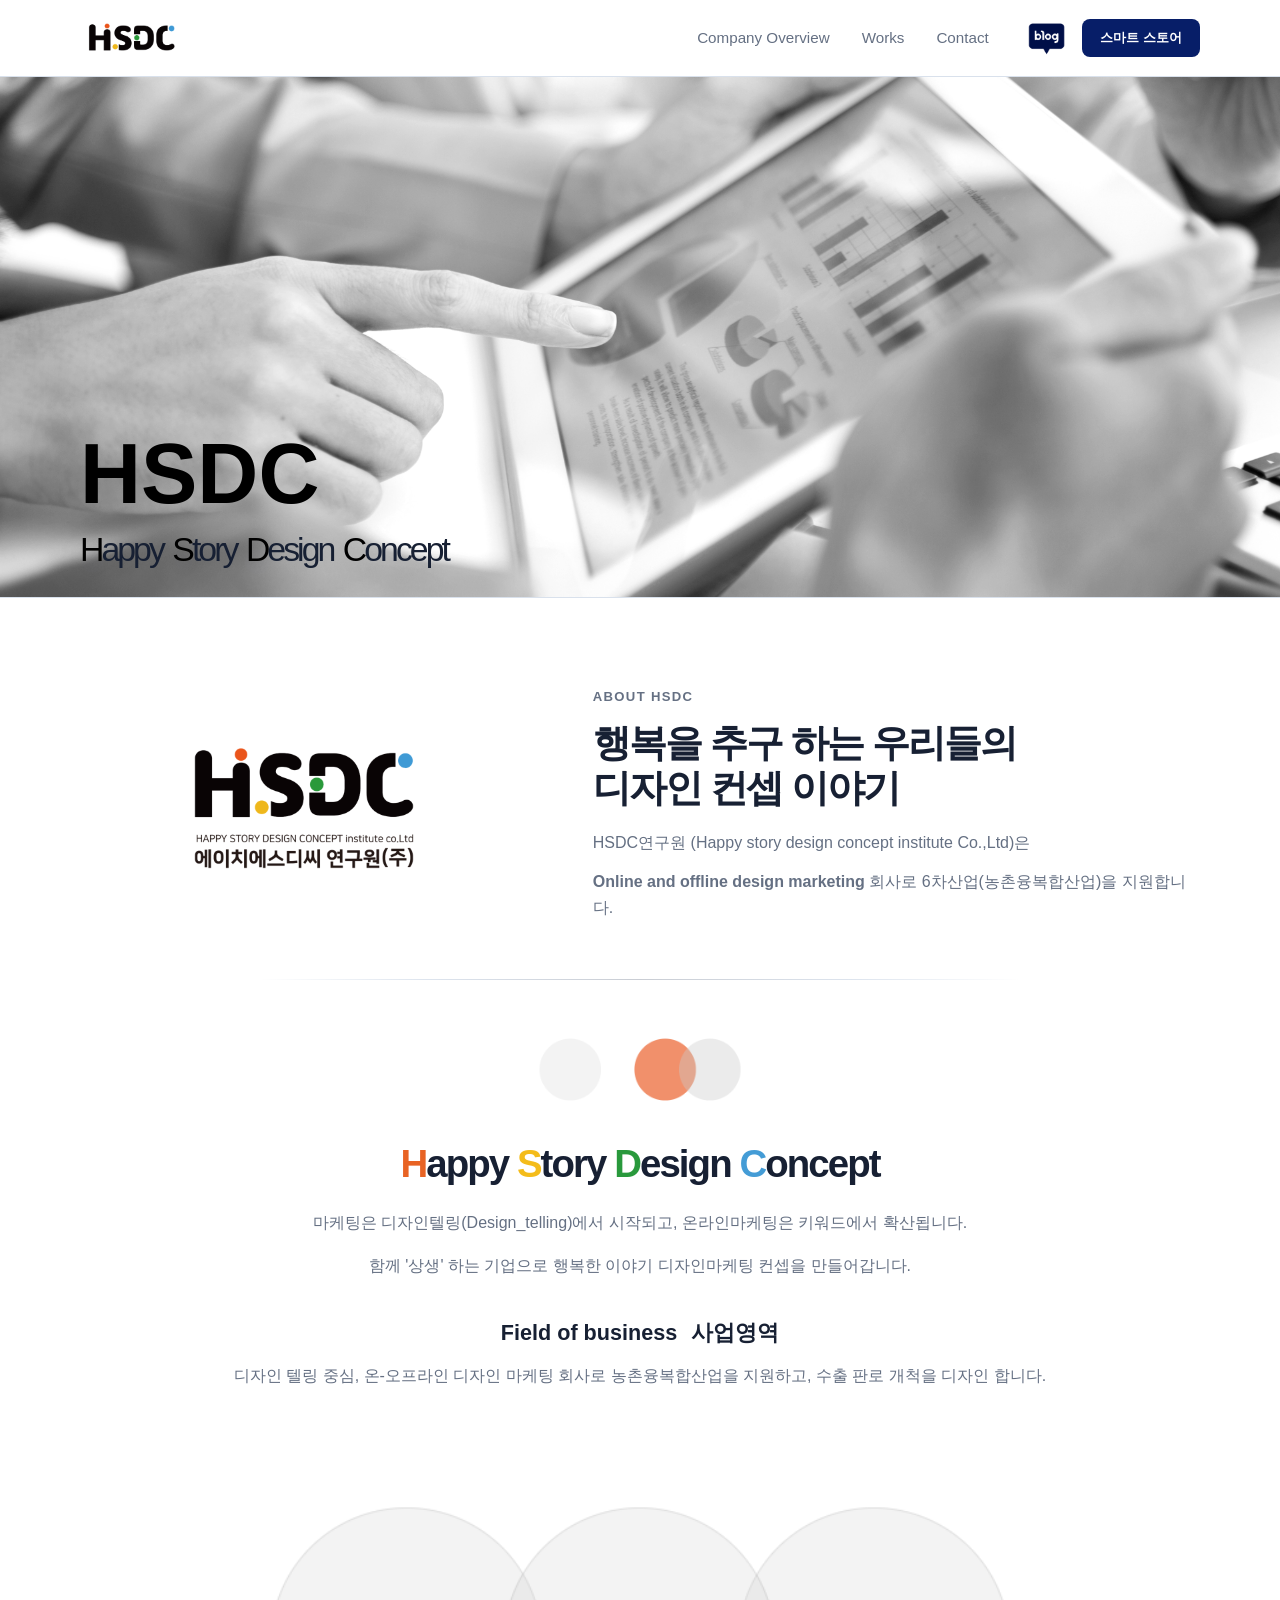
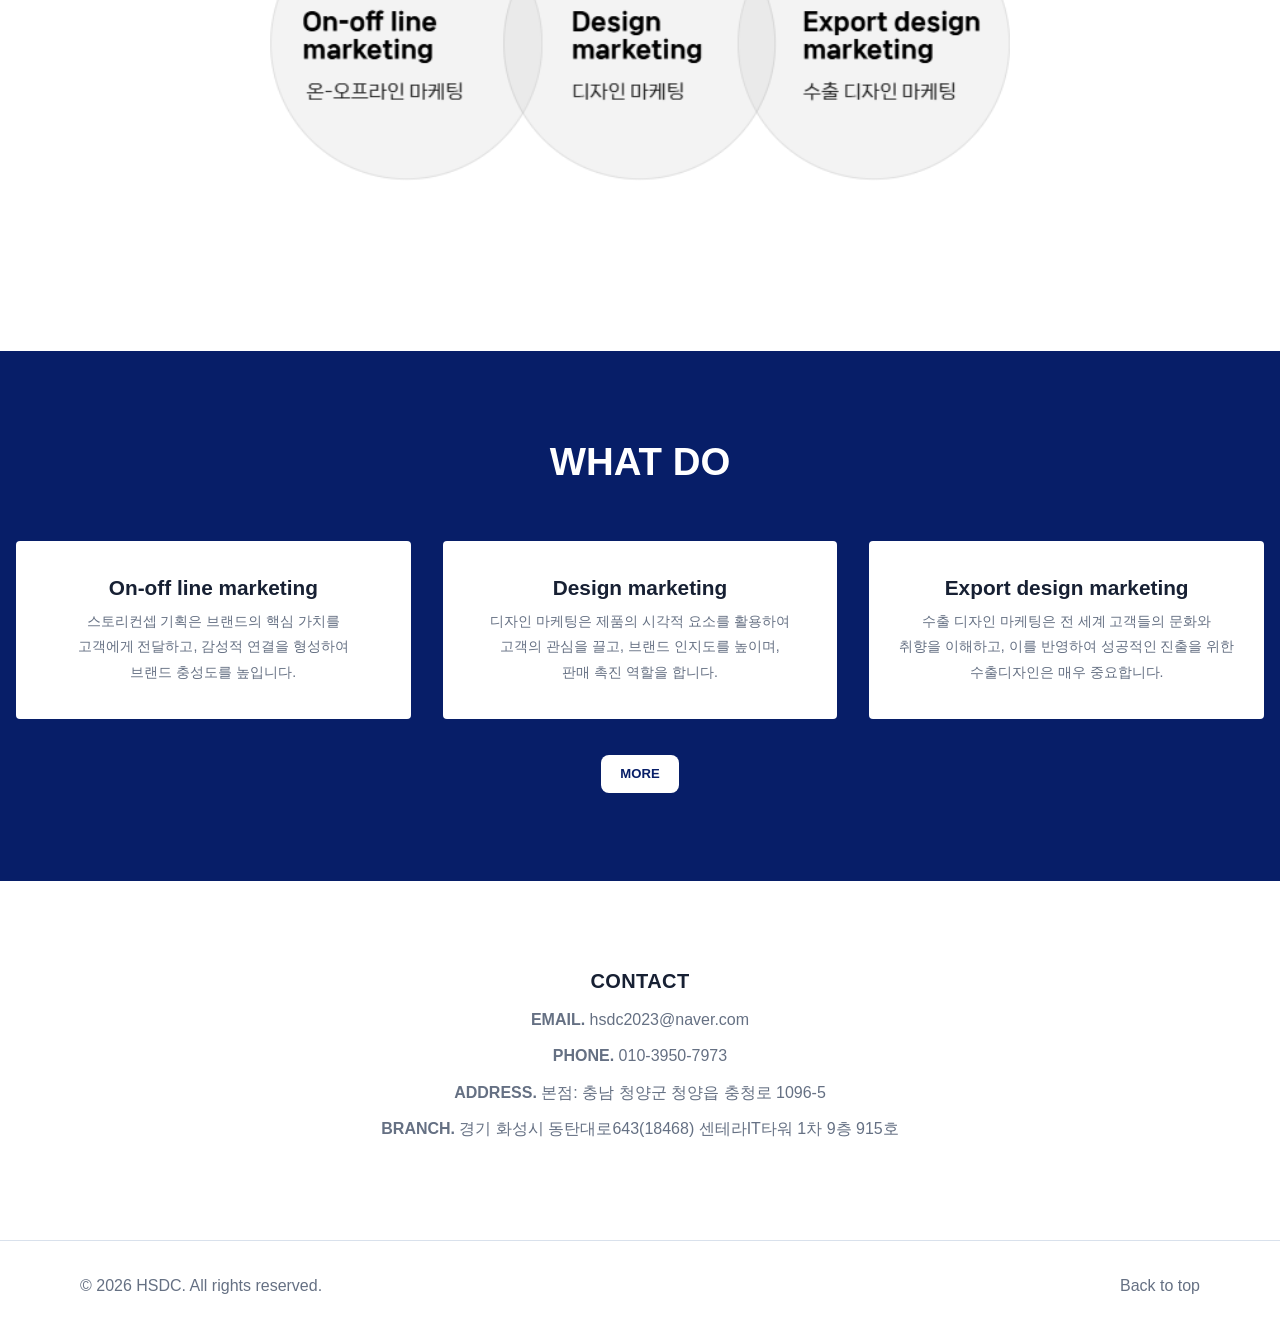
<file: index.html>
<!DOCTYPE html>
<html lang="ko">
<head>
  <meta charset="UTF-8" />
  <meta name="viewport" content="width=device-width, initial-scale=1.0" />

  <title>HSDC</title>
  <meta name="google-site-verification" content="-ke8DNXchnZP0x8FrmABA7c9T0kBPwy4GXIFE7nhZwI" />
  <meta name="naver-site-verification" content="5a2f11ee7fa8b3d2de1b27ce23b8dfd067b94fc2" />
  <meta name="description" content="HSDC 공식 소개 페이지입니다." />
  
  <meta property="og:type" content="website" />
  <meta property="og:site_name" content="HSDC" />
  <meta property="og:title" content="HSDC" />
  <meta property="og:description" content="HSDC 공식 소개 페이지입니다." />
  <meta property="og:url" content="https://hsdc2023.com/" />
  <meta property="og:image" content="https://hsdc2023.com/images/로고.png" />

  <link rel="stylesheet" href="./css/base.css" />
  <link rel="stylesheet" href="./css/layout.css" />
  <link rel="stylesheet" href="./css/home.css" />
  <link rel="stylesheet" href="./css/responsive.css" />
  <script src="./js/main.js" defer></script>
</head>

<body>
  <div data-site-header></div>

  <main>
    <section class="hero">
      <div class="container">
        <h1 class="hero-title" data-hero-title>
          <span class="hero-abbreviation" aria-label="HSDC">
            <span class="letter-h">H</span><span class="letter-s">S</span><span class="letter-d">D</span><span class="letter-c">C</span>
          </span>
          <span class="hero-phrase">
            <span class="hero-word"><span class="hero-initial letter-h">H</span>appy</span>
            <span class="hero-word"><span class="hero-initial letter-s">S</span>tory</span>
            <span class="hero-word"><span class="hero-initial letter-d">D</span>esign</span>
            <span class="hero-word"><span class="hero-initial letter-c">C</span>oncept</span>
          </span>
        </h1>
      </div>
    </section>

    <section class="section intro-section">
      <div class="container about-content">
        <div class="about-intro">
          <div class="about-logo-wrap">
            <img class="about-logo" src="./images/로고.png" alt="HSDC 연구원 로고" loading="lazy" />
          </div>

          <div class="about-copy">
            <p class="section-label">About HSDC</p>
            <h2>행복을 추구 하는 우리들의<br />디자인 컨셉 이야기</h2>
            <p>
              HSDC연구원 (Happy story design concept institute Co.,Ltd)은
            </p>
            <p>
              <strong>Online and offline design marketing</strong> 회사로
              6차산업(농촌융복합산업)을 지원합니다.
            </p>
          </div>
        </div>

        <div class="about-divider" aria-hidden="true"></div>

        <div class="about-detail">
          <img class="about-decoration" src="./images/장식1.png" alt="" loading="lazy" />

          <h2 class="about-concept-title">
            <span class="letter-h">H</span>appy
            <span class="letter-s">S</span>tory
            <span class="letter-d">D</span>esign
            <span class="letter-c">C</span>oncept
          </h2>

          <p>
            마케팅은 디자인텔링(Design_telling)에서 시작되고, 온라인마케팅은 키워드에서 확산됩니다.
          </p>
          <p>
            함께 '상생' 하는 기업으로 행복한 이야기 디자인마케팅 컨셉을 만들어갑니다.
          </p>

          <p class="business-heading">
            Field of business <span>사업영역</span>
          </p>
          <p>
            디자인 텔링 중심, 온-오프라인 디자인 마케팅 회사로 농촌융복합산업을 지원하고,
            수출 판로 개척을 디자인 합니다.
          </p>

          <img class="business-image" src="./images/사업영역.png" alt="HSDC 사업영역" loading="lazy" />
        </div>
      </div>
    </section>

    <section class="section feature-section">
      <div class="container feature-container">
        <h2 class="feature-title">WHAT DO</h2>

        <div class="card-grid">
          <article class="feature-card">
            <h3>On-off line marketing</h3>
            <p>
              스토리컨셉 기획은 브랜드의 핵심 가치를<br />
              고객에게 전달하고, 감성적 연결을 형성하여<br />
              브랜드 충성도를 높입니다.
            </p>
          </article>

          <article class="feature-card">
            <h3>Design marketing</h3>
            <p>
              디자인 마케팅은 제품의 시각적 요소를 활용하여<br />
              고객의 관심을 끌고, 브랜드 인지도를 높이며,<br />
              판매 촉진 역할을 합니다.
            </p>
          </article>

          <article class="feature-card">
            <h3>Export design marketing</h3>
            <p>
              수출 디자인 마케팅은 전 세계 고객들의 문화와<br />
              취향을 이해하고, 이를 반영하여 성공적인 진출을 위한<br />
              수출디자인은 매우 중요합니다.
            </p>
          </article>
        </div>

        <div class="feature-more">
          <a class="feature-more-button" href="./about/">MORE</a>
        </div>
      </div>
    </section>

    <section class="section contact-preview">
      <div class="container contact-inner">
        <h2 class="contact-title">CONTACT</h2>

        <div>
          <p>
            <strong>EMAIL.</strong>
            hsdc2023@naver.com
          </p>
          <p>
            <strong>PHONE.</strong>
            010-3950-7973
          </p>
          <p>
            <strong>ADDRESS.</strong>
            본점: 충남 청양군 청양읍 충청로 1096-5
          </p>
          <p>
            <strong>BRANCH.</strong>
            경기 화성시 동탄대로643(18468) 센테라IT타워 1차 9층 915호
          </p>
        </div>
      </div>
    </section>
  </main>

  <div data-site-footer></div>
</body>
</html>
</file>
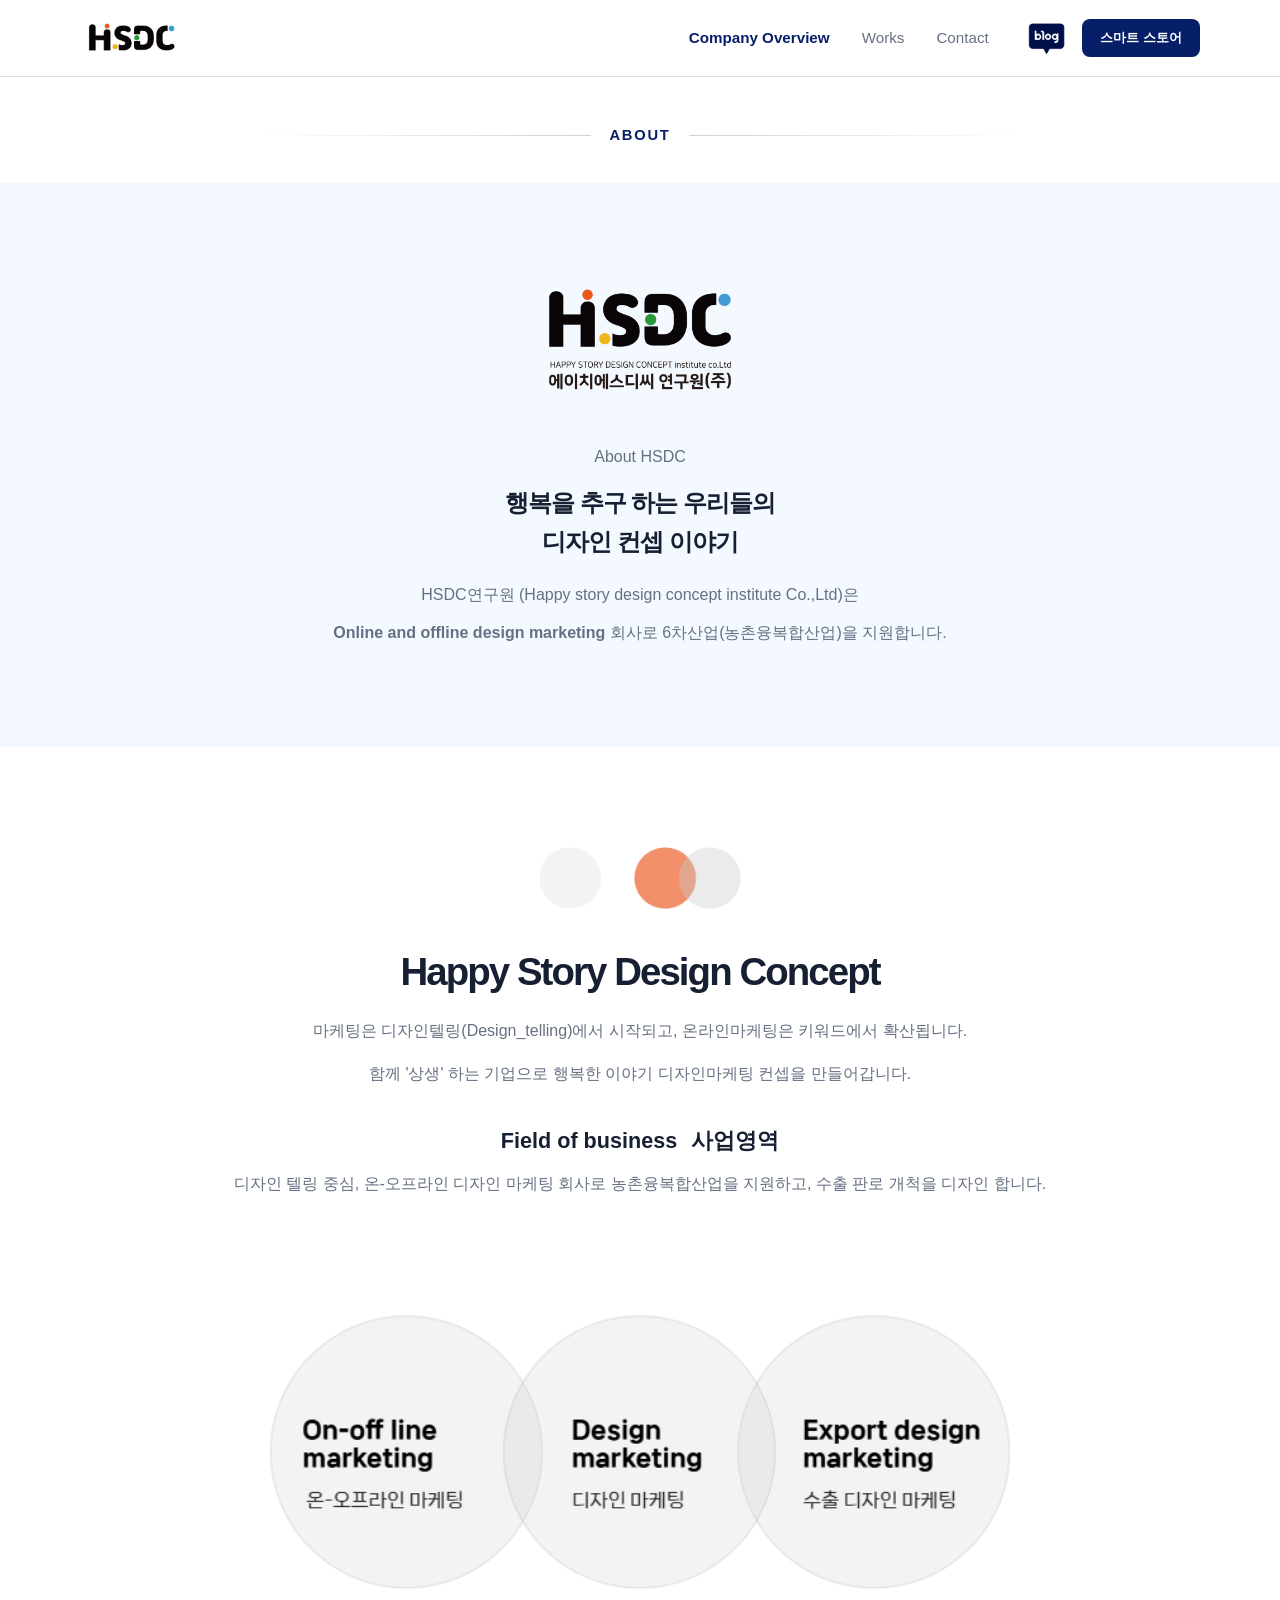
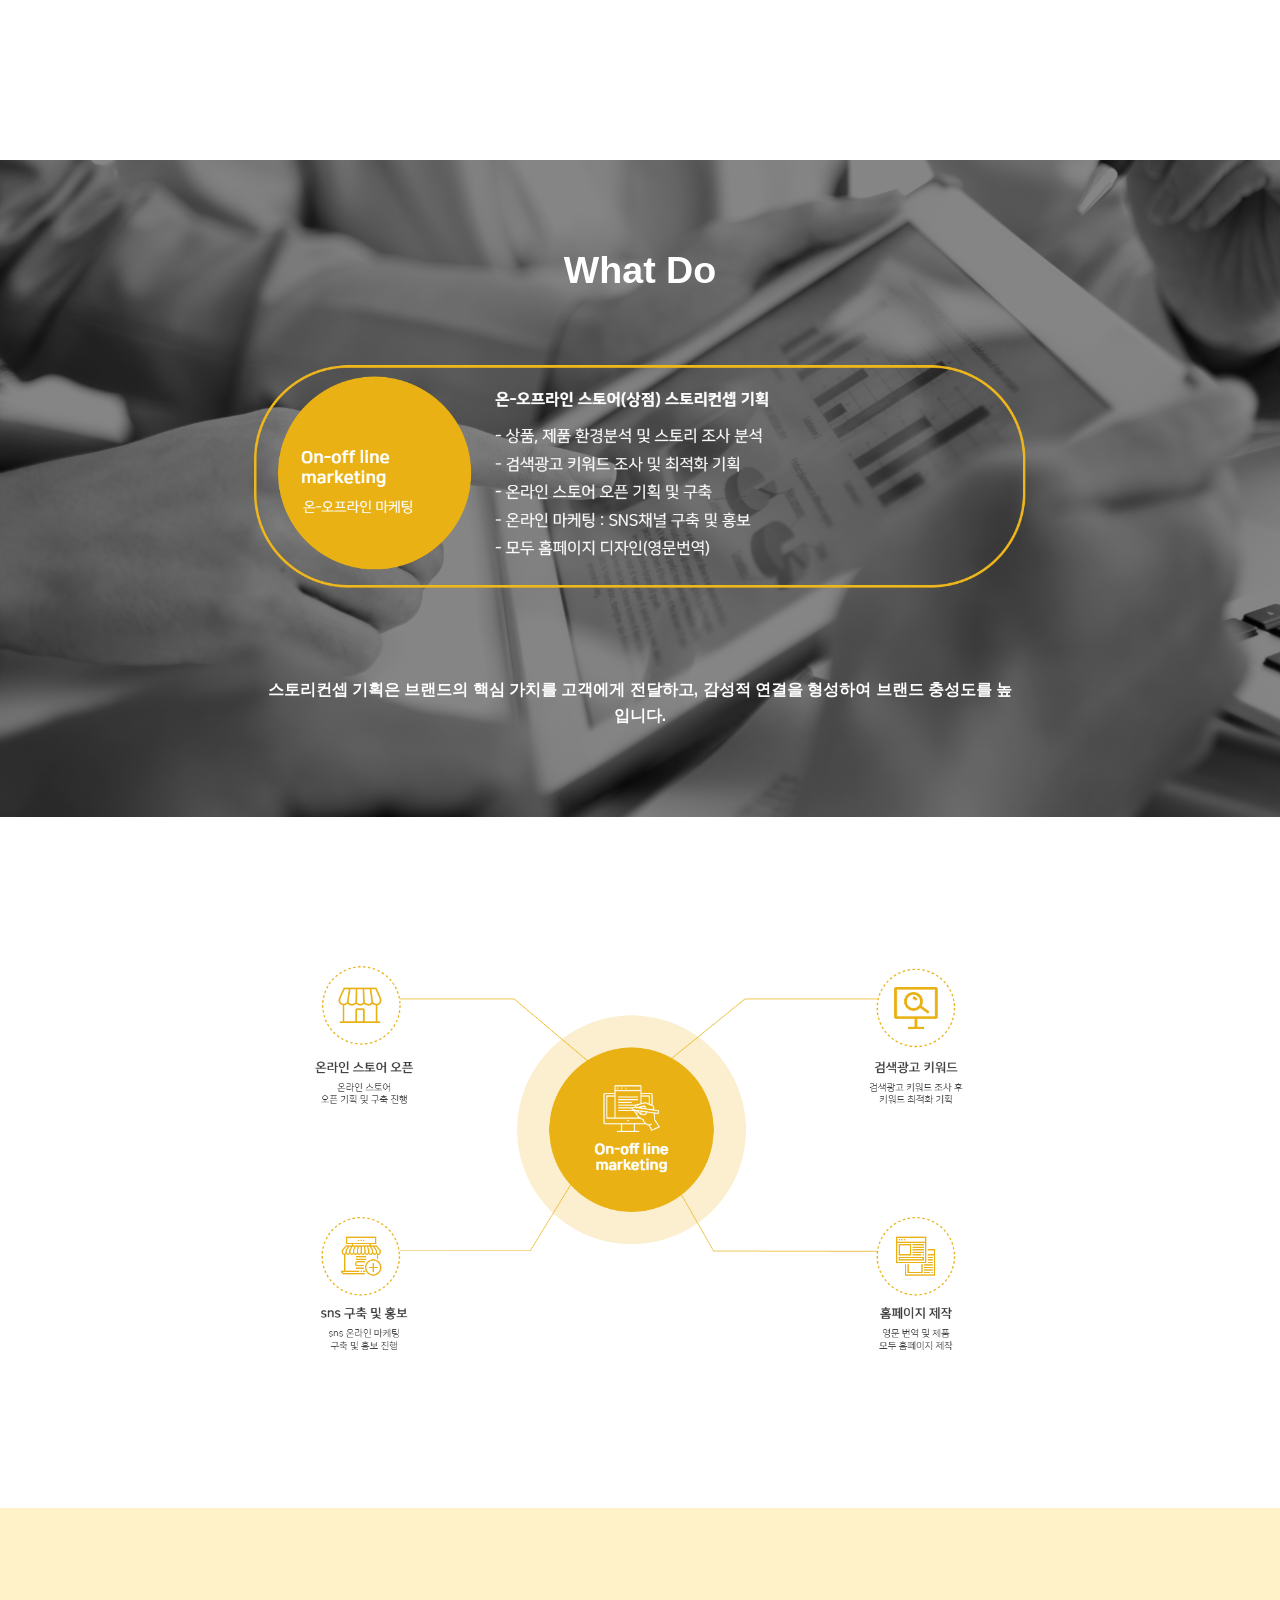
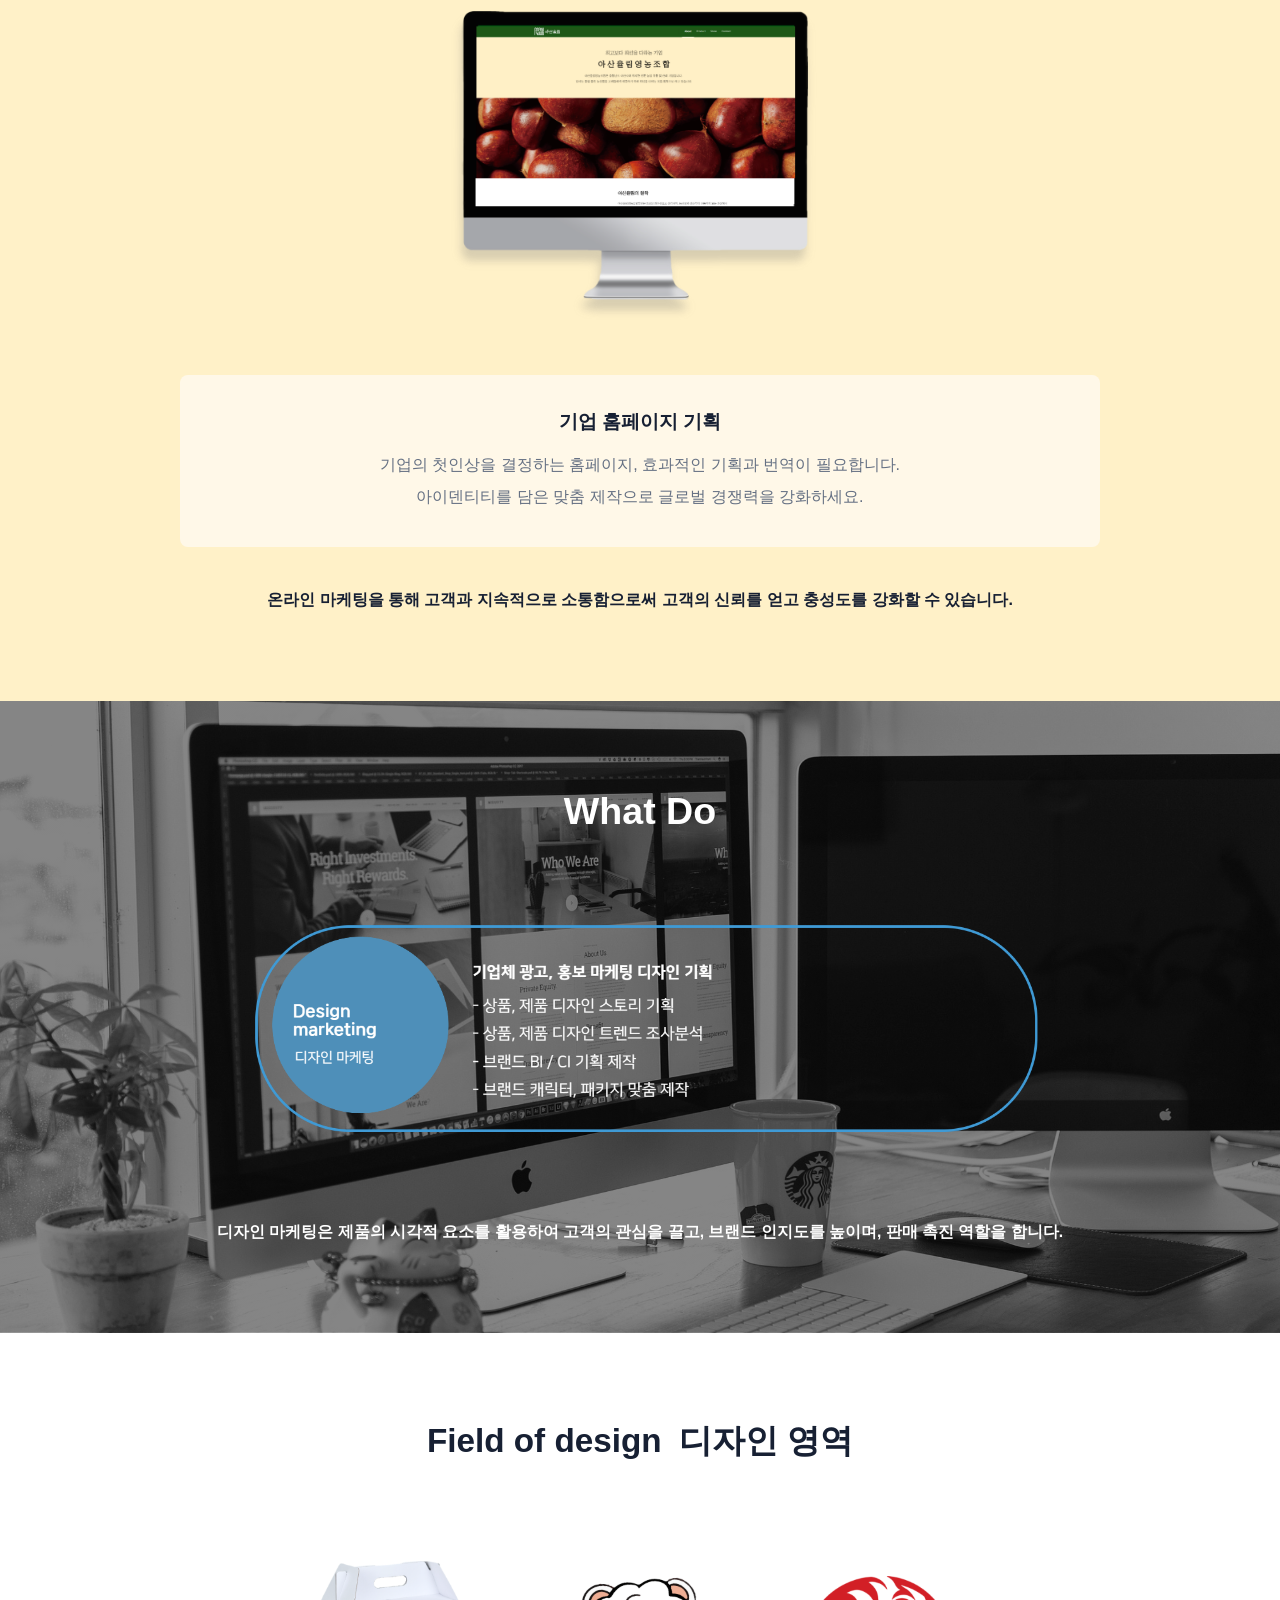
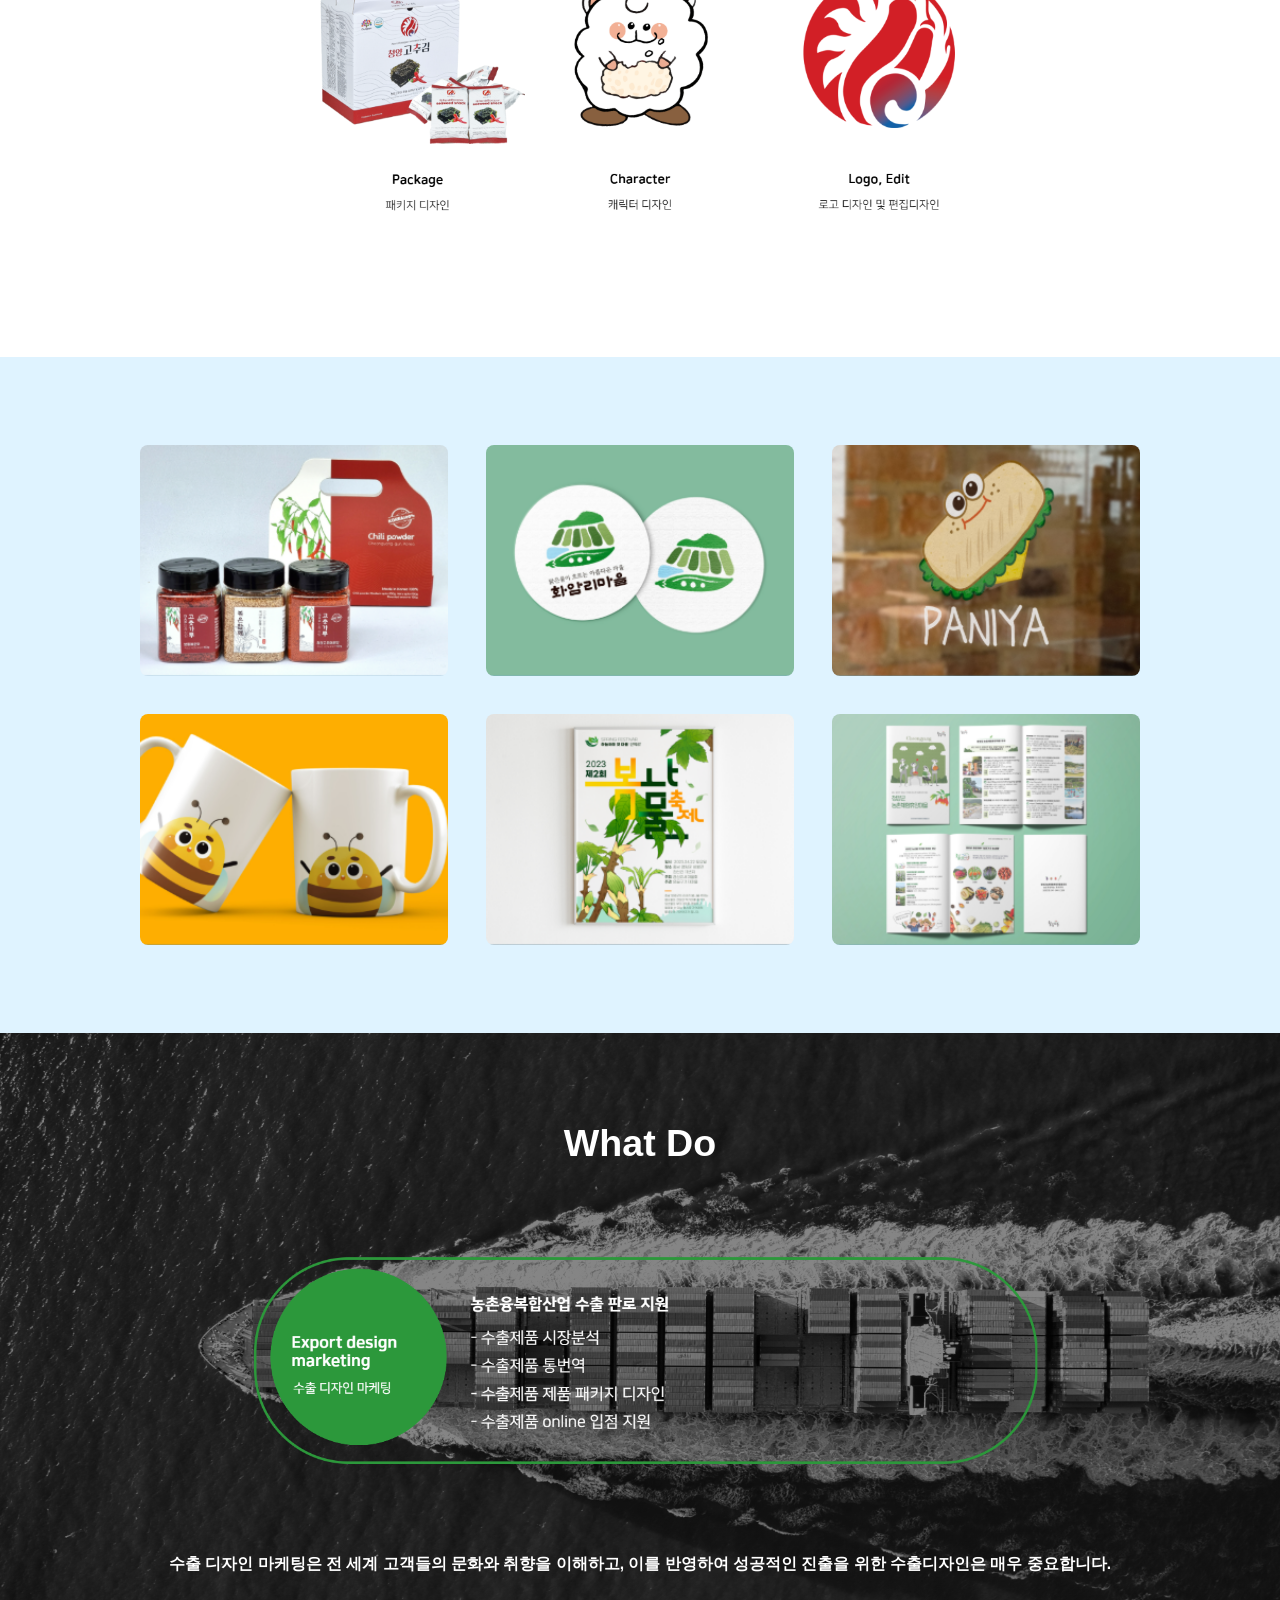
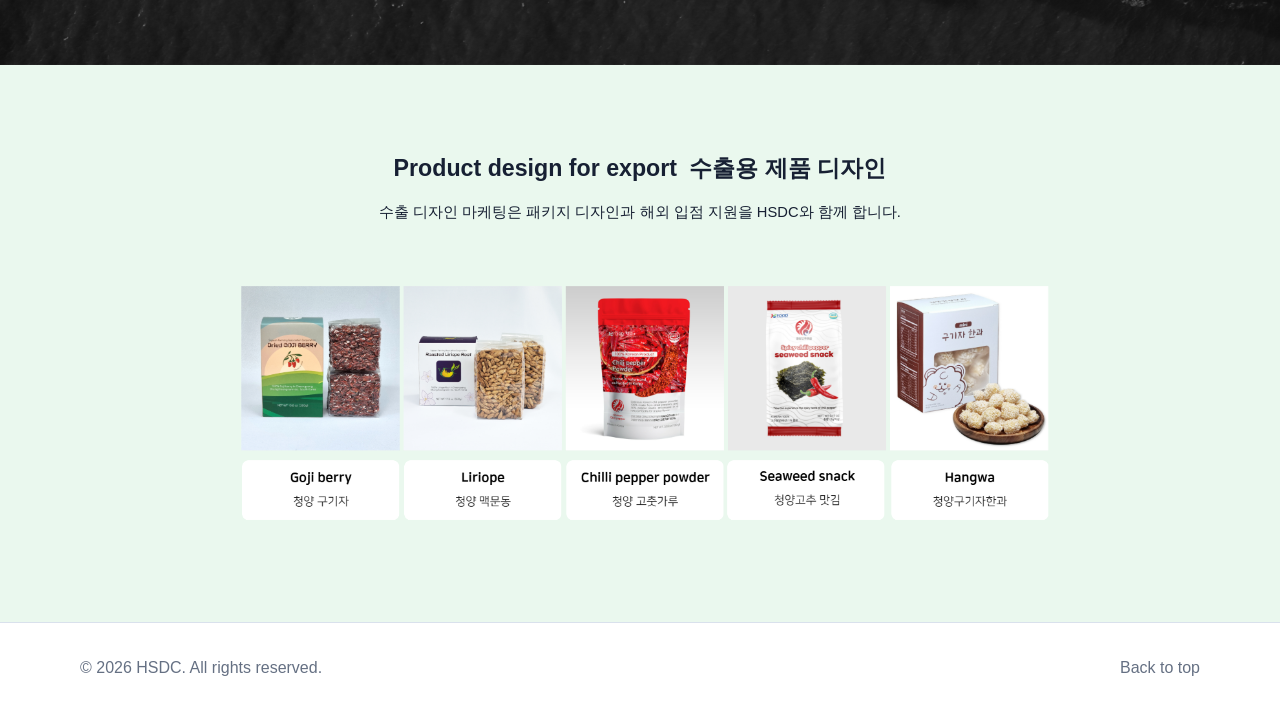
<file: about/index.html>
<!DOCTYPE html>
<html lang="ko">
<head>
  <meta charset="UTF-8" />
  <meta name="viewport" content="width=device-width, initial-scale=1.0" />

  <title>Company Overview | HSDC</title>
  <meta name="description" content="HSDC 회사 소개 페이지입니다." />

  <link rel="stylesheet" href="../css/base.css" />
  <link rel="stylesheet" href="../css/layout.css" />
  <link rel="stylesheet" href="../css/about.css" />
  <link rel="stylesheet" href="../css/responsive.css" />
  <script src="../js/main.js" defer></script>
</head>

<body>
  <div data-site-header></div>

  <main>
    <div class="page-title-line">
      <span>ABOUT</span>
    </div>

    <section class="section about-page-intro">
      <div class="container about-page-intro-inner">
        <div class="about-logo-wrap">
          <img class="about-logo" src="../images/로고.png" alt="HSDC 연구원 로고" loading="lazy" />
        </div>

        <div class="about-copy">
          <p class="section-label">About HSDC</p>
          <h1>행복을 추구 하는 우리들의<br />디자인 컨셉 이야기</h1>
          <p>
            HSDC연구원 (Happy story design concept institute Co.,Ltd)은
          </p>
          <p>
            <strong>Online and offline design marketing</strong> 회사로
            6차산업(농촌융복합산업)을 지원합니다.
          </p>
        </div>
      </div>
    </section>

    <section class="section about-page-detail">
      <div class="container about-detail">
        <img class="about-decoration" src="../images/장식1.png" alt="" loading="lazy" />

        <h2 class="about-concept-title">
          <span class="letter-h">H</span>appy
          <span class="letter-s">S</span>tory
          <span class="letter-d">D</span>esign
          <span class="letter-c">C</span>oncept
        </h2>

        <p>
          마케팅은 디자인텔링(Design_telling)에서 시작되고, 온라인마케팅은 키워드에서 확산됩니다.
        </p>
        <p>
          함께 '상생' 하는 기업으로 행복한 이야기 디자인마케팅 컨셉을 만들어갑니다.
        </p>

        <p class="business-heading">
          Field of business <span>사업영역</span>
        </p>
        <p>
          디자인 텔링 중심, 온-오프라인 디자인 마케팅 회사로 농촌융복합산업을 지원하고,
          수출 판로 개척을 디자인 합니다.
        </p>

        <img class="business-image" src="../images/사업영역.png" alt="HSDC 사업영역" loading="lazy" />
      </div>
    </section>

    <section class="section about-whatdo-section">
      <div class="container about-whatdo-inner">
        <h2>What Do</h2>
        <img src="../images/WHAT DO 1.png" alt="On-off line marketing" loading="lazy" />
        <p>
          스토리컨셉 기획은 브랜드의 핵심 가치를 고객에게 전달하고, 감성적 연결을 형성하여 브랜드 충성도를 높입니다.
        </p>
      </div>
    </section>

    <section class="section about-whatdo-image-section">
      <div class="container">
        <img src="../images/WHAT DO 4.png" alt="Design marketing" loading="lazy" />
      </div>
    </section>

    <section class="section about-homepage-section">
      <div class="container about-homepage-inner">
        <img src="../images/WHAT DO 8.png" alt="기업 홈페이지 예시" loading="lazy" />

        <div class="about-homepage-copy">
          <h2>기업 홈페이지 기획</h2>
          <p>
            기업의 첫인상을 결정하는 홈페이지, 효과적인 기획과 번역이 필요합니다.
          </p>
          <p>
            아이덴티티를 담은 맞춤 제작으로 글로벌 경쟁력을 강화하세요.
          </p>
        </div>

        <p class="about-homepage-note">
          온라인 마케팅을 통해 고객과 지속적으로 소통함으로써 고객의 신뢰를 얻고 충성도를 강화할 수 있습니다.
        </p>
      </div>
    </section>

    <section class="section about-whatdo-section about-whatdo-design-section">
      <div class="container about-whatdo-inner">
        <h2>What Do</h2>
        <img src="../images/WHAT DO 2.png" alt="Design marketing" loading="lazy" />
        <p>
          디자인 마케팅은 제품의 시각적 요소를 활용하여 고객의 관심을 끌고, 브랜드 인지도를 높이며, 판매 촉진 역할을 합니다.
        </p>
      </div>
    </section>

    <section class="section about-design-field-section">
      <div class="container about-design-field-inner">
        <h2>Field of design <span>디자인 영역</span></h2>
        <img src="../images/WHAT DO 5.png" alt="디자인 영역" loading="lazy" />
      </div>
    </section>

    <section class="section works-preview">
      <div class="container works-preview-inner">
        <div class="works-grid">
          <img src="../images/작업1.png" alt="HSDC 작업 이미지 1" loading="lazy" />
          <img src="../images/작업2.png" alt="HSDC 작업 이미지 2" loading="lazy" />
          <img src="../images/작업3.png" alt="HSDC 작업 이미지 3" loading="lazy" />
          <img src="../images/작업4.png" alt="HSDC 작업 이미지 4" loading="lazy" />
          <img src="../images/작업5.png" alt="HSDC 작업 이미지 5" loading="lazy" />
          <img src="../images/작업6.png" alt="HSDC 작업 이미지 6" loading="lazy" />
        </div>
      </div>
    </section>

    <section class="section about-whatdo-section about-whatdo-export-section">
      <div class="container about-whatdo-inner">
        <h2>What Do</h2>
        <img src="../images/WHAT DO 3.png" alt="Export design marketing" loading="lazy" />
        <p>
          수출 디자인 마케팅은 전 세계 고객들의 문화와 취향을 이해하고, 이를 반영하여 성공적인 진출을 위한 수출디자인은 매우 중요합니다.
        </p>
      </div>
    </section>

    <section class="section about-product-export-section">
      <div class="container about-product-export-inner">
        <div class="about-product-export-copy">
          <h2>Product design for export <span>수출용 제품 디자인</span></h2>
          <p>
            수출 디자인 마케팅은 패키지 디자인과 해외 입점 지원을 HSDC와 함께 합니다.
          </p>
        </div>

        <img src="../images/WHAT DO 6.png" alt="수출용 제품 디자인" loading="lazy" />
      </div>
    </section>
  </main>

  <div data-site-footer></div>
</body>
</html>
</file>
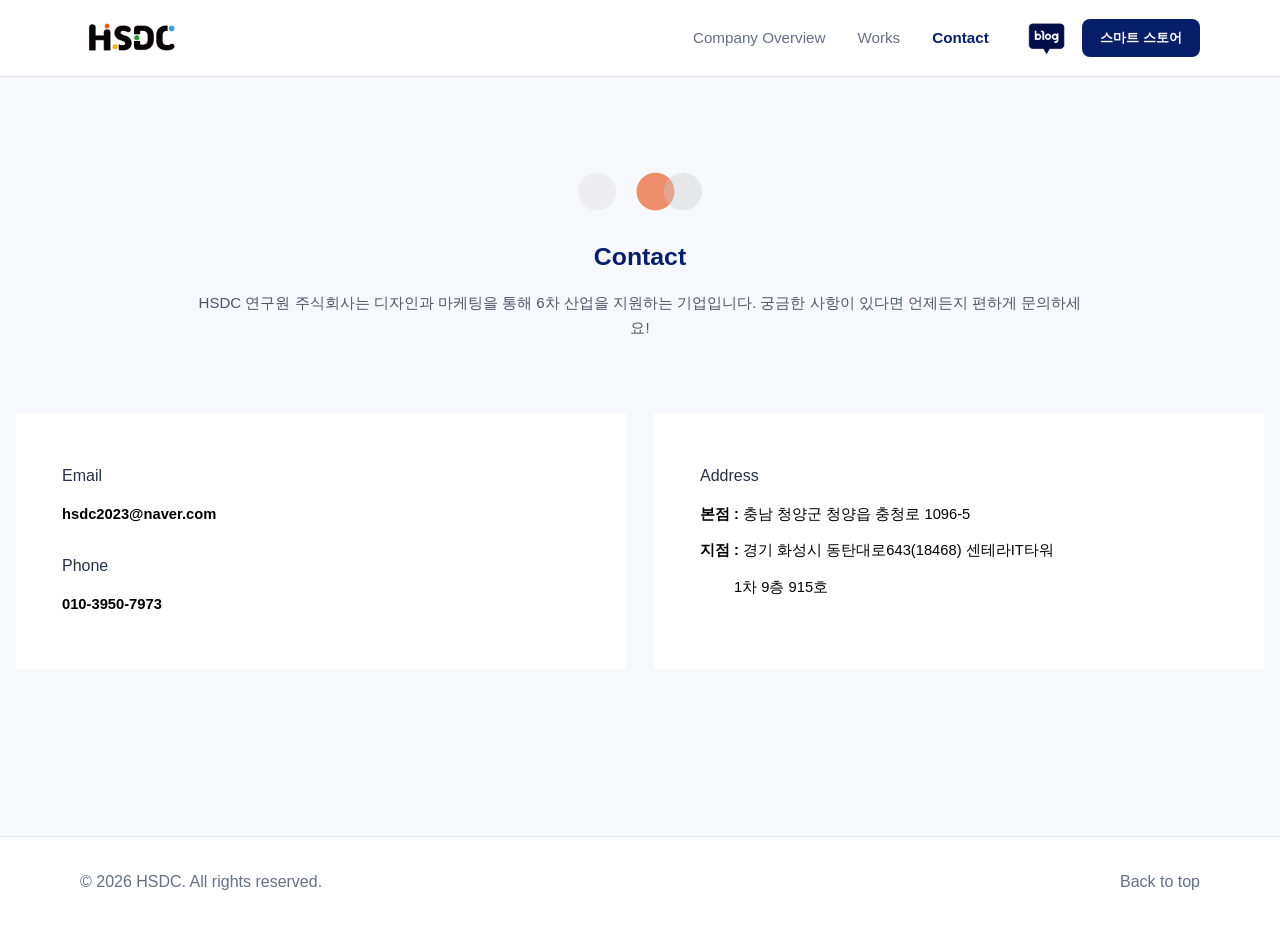
<file: contact/index.html>
<!DOCTYPE html>
<html lang="ko">
<head>
  <meta charset="UTF-8" />
  <meta name="viewport" content="width=device-width, initial-scale=1.0" />

  <title>Contact | HSDC</title>
  <meta name="description" content="HSDC 문의 안내 페이지입니다." />

  <link rel="stylesheet" href="../css/base.css" />
  <link rel="stylesheet" href="../css/layout.css" />
  <link rel="stylesheet" href="../css/contact.css" />
  <link rel="stylesheet" href="../css/responsive.css" />
  <script src="../js/main.js" defer></script>
</head>

<body>
  <div data-site-header></div>

  <main>
    <section class="section contact-page">
      <div class="container contact-page-inner">
        <img class="contact-decoration" src="../images/장식1.png" alt="" loading="lazy" />

        <div class="contact-heading">
          <h1>Contact</h1>
          <p>
            HSDC 연구원 주식회사는 디자인과 마케팅을 통해 6차 산업을 지원하는 기업입니다.
            궁금한 사항이 있다면 언제든지 편하게 문의하세요!
          </p>
        </div>

        <div class="contact-card-grid">
          <article class="contact-card">
            <h2>Email</h2>
            <p class="contact-email">hsdc2023@naver.com</p>
            <h2 class="contact-subtitle">Phone</h2>
            <p class="contact-phone">010-3950-7973</p>
          </article>

          <article class="contact-card">
            <h2>Address</h2>
            <p><strong>본점 :</strong> 충남 청양군 청양읍 충청로 1096-5</p>
            <p><strong>지점 :</strong> 경기 화성시 동탄대로643(18468) 센테라IT타워</p>
            <p class="contact-address-detail">1차 9층 915호</p>
          </article>
        </div>
      </div>
    </section>
  </main>

  <div data-site-footer></div>
</body>
</html>
</file>
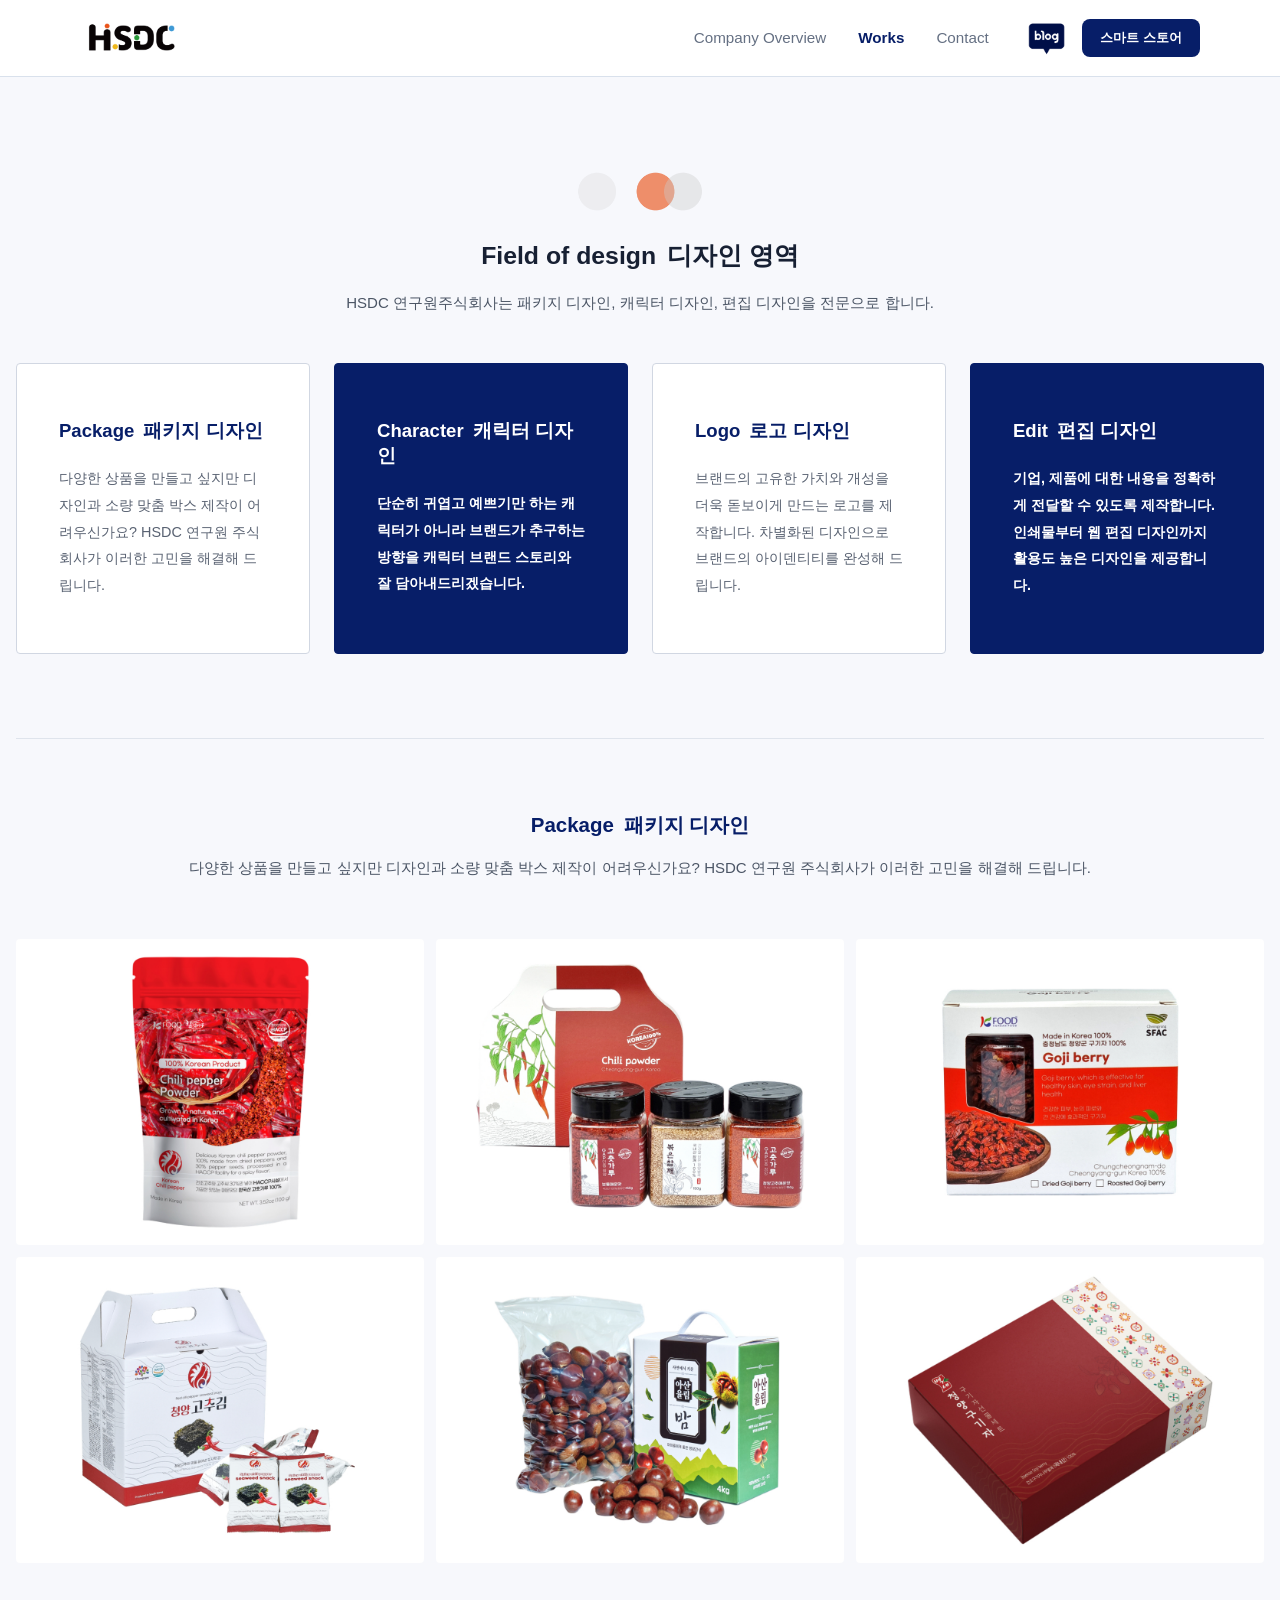
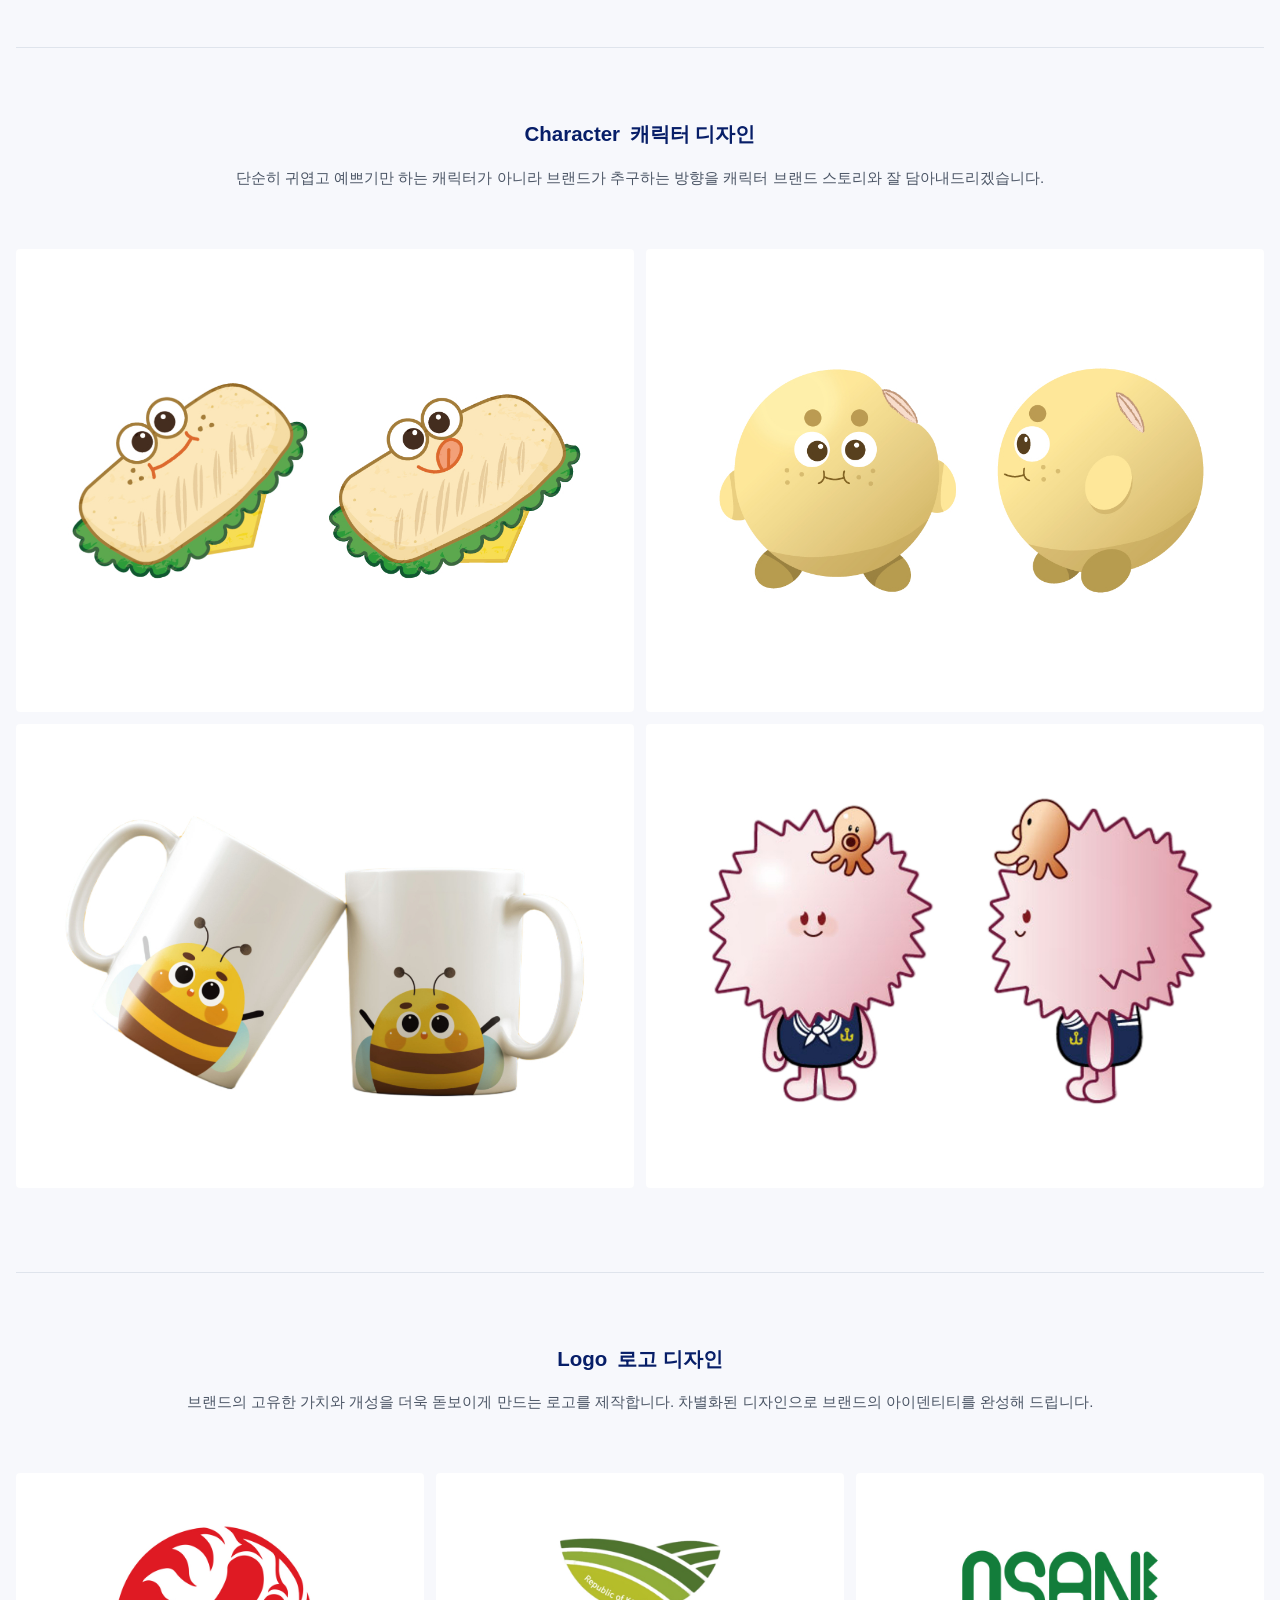
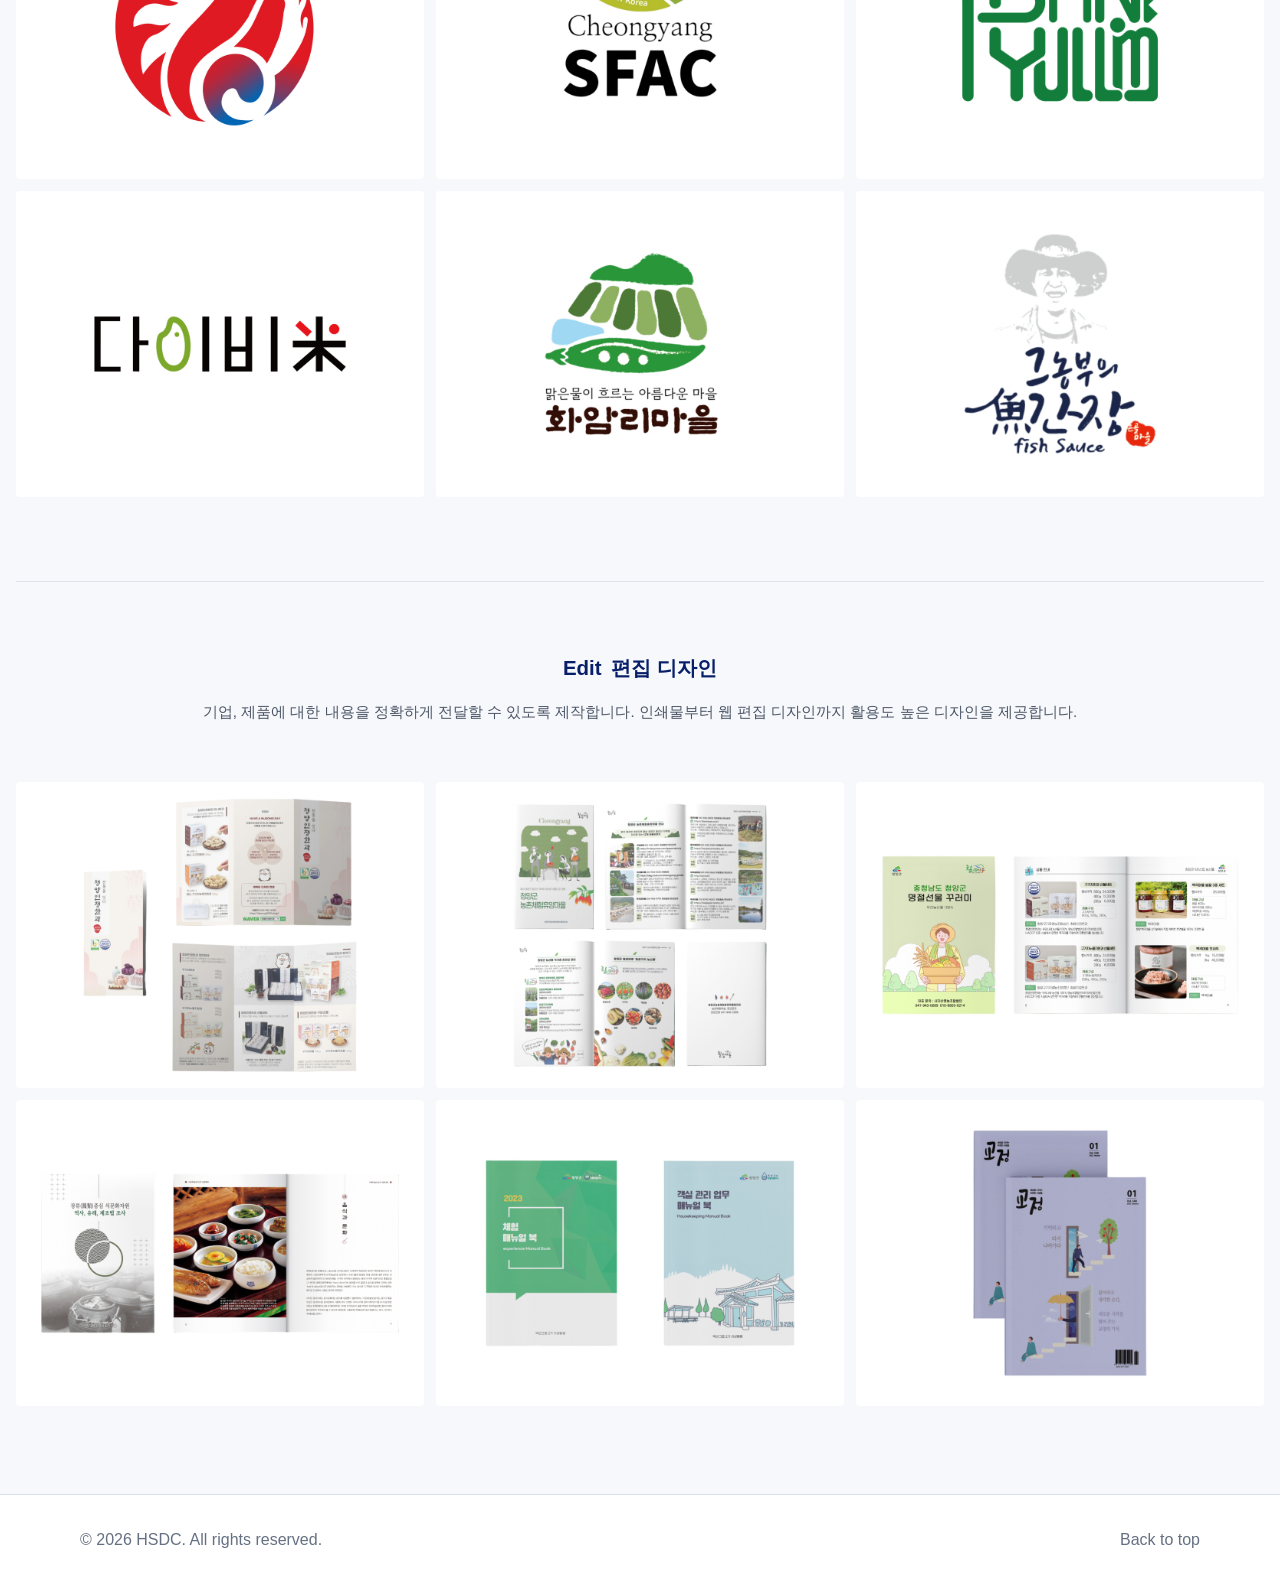
<file: works/index.html>
<!DOCTYPE html>
<html lang="ko">
<head>
  <meta charset="UTF-8" />
  <meta name="viewport" content="width=device-width, initial-scale=1.0" />

  <title>Works | HSDC</title>
  <meta name="description" content="HSDC 디자인 작업 영역 안내 페이지입니다." />

  <link rel="stylesheet" href="../css/base.css" />
  <link rel="stylesheet" href="../css/layout.css" />
  <link rel="stylesheet" href="../css/works.css" />
  <link rel="stylesheet" href="../css/responsive.css" />
  <script src="../js/main.js" defer></script>
</head>

<body>
  <div data-site-header></div>

  <main>
    <section class="section works-page-intro">
      <div class="container works-page-inner">
        <img class="works-decoration" src="../images/장식1.png" alt="" loading="lazy" />

        <div class="works-heading">
          <h1>Field of design <span>디자인 영역</span></h1>
          <p>
            HSDC 연구원주식회사는 패키지 디자인, 캐릭터 디자인, 편집 디자인을 전문으로 합니다.
          </p>
        </div>

        <div class="works-service-grid">
          <article class="works-service-card">
            <h2>Package <span>패키지 디자인</span></h2>
            <p>
              다양한 상품을 만들고 싶지만 디자인과 소량 맞춤 박스 제작이 어려우신가요?
              HSDC 연구원 주식회사가 이러한 고민을 해결해 드립니다.
            </p>
          </article>

          <article class="works-service-card is-dark">
            <h2>Character <span>캐릭터 디자인</span></h2>
            <p>
              단순히 귀엽고 예쁘기만 하는 캐릭터가 아니라 브랜드가 추구하는 방향을
              캐릭터 브랜드 스토리와 잘 담아내드리겠습니다.
            </p>
          </article>

          <article class="works-service-card">
            <h2>Logo <span>로고 디자인</span></h2>
            <p>
              브랜드의 고유한 가치와 개성을 더욱 돋보이게 만드는 로고를 제작합니다.
              차별화된 디자인으로 브랜드의 아이덴티티를 완성해 드립니다.
            </p>
          </article>

          <article class="works-service-card is-dark">
            <h2>Edit <span>편집 디자인</span></h2>
            <p>
              기업, 제품에 대한 내용을 정확하게 전달할 수 있도록 제작합니다.
              인쇄물부터 웹 편집 디자인까지 활용도 높은 디자인을 제공합니다.
            </p>
          </article>
        </div>

        <div class="works-content-block">
          <div class="works-block-heading">
            <h2>Package <span>패키지 디자인</span></h2>
            <p>
              다양한 상품을 만들고 싶지만 디자인과 소량 맞춤 박스 제작이 어려우신가요?
              HSDC 연구원 주식회사가 이러한 고민을 해결해 드립니다.
            </p>
          </div>

          <div class="works-product-grid">
            <img src="../images/제품1.jpg" alt="패키지 디자인 제품 1" loading="lazy" />
            <img src="../images/제품2.jpg" alt="패키지 디자인 제품 2" loading="lazy" />
            <img src="../images/제품3.jpg" alt="패키지 디자인 제품 3" loading="lazy" />
            <img src="../images/제품4.jpg" alt="패키지 디자인 제품 4" loading="lazy" />
            <img src="../images/제품5.jpg" alt="패키지 디자인 제품 5" loading="lazy" />
            <img src="../images/제품6.jpg" alt="패키지 디자인 제품 6" loading="lazy" />
          </div>
        </div>

        <div class="works-content-block">
          <div class="works-block-heading">
            <h2>Character <span>캐릭터 디자인</span></h2>
            <p>
              단순히 귀엽고 예쁘기만 하는 캐릭터가 아니라 브랜드가 추구하는 방향을
              캐릭터 브랜드 스토리와 잘 담아내드리겠습니다.
            </p>
          </div>

          <div class="works-product-grid works-character-grid">
            <img src="../images/캐릭1.jpg" alt="캐릭터 디자인 1" loading="lazy" />
            <img src="../images/캐릭2.jpg" alt="캐릭터 디자인 2" loading="lazy" />
            <img src="../images/캐릭3.jpg" alt="캐릭터 디자인 3" loading="lazy" />
            <img src="../images/캐릭4.jpg" alt="캐릭터 디자인 4" loading="lazy" />
          </div>
        </div>

        <div class="works-content-block">
          <div class="works-block-heading">
            <h2>Logo <span>로고 디자인</span></h2>
            <p>
              브랜드의 고유한 가치와 개성을 더욱 돋보이게 만드는 로고를 제작합니다.
              차별화된 디자인으로 브랜드의 아이덴티티를 완성해 드립니다.
            </p>
          </div>

          <div class="works-product-grid">
            <img src="../images/로고1.jpg" alt="로고 디자인 1" loading="lazy" />
            <img src="../images/로고2.jpg" alt="로고 디자인 2" loading="lazy" />
            <img src="../images/로고3.jpg" alt="로고 디자인 3" loading="lazy" />
            <img src="../images/로고4.jpg" alt="로고 디자인 4" loading="lazy" />
            <img src="../images/로고5.jpg" alt="로고 디자인 5" loading="lazy" />
            <img src="../images/로고6.jpg" alt="로고 디자인 6" loading="lazy" />
          </div>
        </div>

        <div class="works-content-block">
          <div class="works-block-heading">
            <h2>Edit <span>편집 디자인</span></h2>
            <p>
              기업, 제품에 대한 내용을 정확하게 전달할 수 있도록 제작합니다.
              인쇄물부터 웹 편집 디자인까지 활용도 높은 디자인을 제공합니다.
            </p>
          </div>

          <div class="works-product-grid">
            <img src="../images/편집1.jpg" alt="편집 디자인 1" loading="lazy" />
            <img src="../images/편집2.jpg" alt="편집 디자인 2" loading="lazy" />
            <img src="../images/편집3.jpg" alt="편집 디자인 3" loading="lazy" />
            <img src="../images/편집4.jpg" alt="편집 디자인 4" loading="lazy" />
            <img src="../images/편집5.jpg" alt="편집 디자인 5" loading="lazy" />
            <img src="../images/편집6.jpg" alt="편집 디자인 6" loading="lazy" />
          </div>
        </div>
      </div>
    </section>
  </main>

  <div data-site-footer></div>
</body>
</html>
</file>
<file: css/base.css>
:root {
  --color-bg: #ffffff;
  --color-bg-soft: #f5f7fb;
  --color-page-bg: #f7f8fc;
  --color-card-bg: #ffffff;
  --color-text: #172033;
  --color-copy: #4c5666;
  --color-muted: #657083;
  --color-border: #d9e1ec;
  --color-card-border: #d1d7e2;
  --color-divider: #dfe4ec;
  --color-primary: #071e68;
  --color-black: #000000;
  --color-white: #ffffff;
  --color-h: #e86324;
  --color-s: #f4bc1a;
  --color-d: #29993c;
  --color-c: #449cd6;
  --color-about-soft: #f3f9ff;
  --color-works-soft: #dff3ff;
  --color-export-soft: #eaf8ee;

  --container-width: 1120px;
  --button-radius: 8px;
}

* {
  box-sizing: border-box;
}

html {
  scroll-behavior: smooth;
}

body {
  margin: 0;
  color: var(--color-text);
  background: var(--color-bg);
  font-family: Arial, "Noto Sans KR", sans-serif;
  line-height: 1.65;
}

img {
  display: block;
  max-width: 100%;
}

a {
  color: inherit;
  text-decoration: none;
}

p,
h1,
h2,
h3 {
  margin-top: 0;
}

.container {
  width: min(100% - 32px, var(--container-width));
  margin: 0 auto;
}


/* Common typography and sections */

/* Sections */

.section {
  padding: 88px 0;
}

.intro-section {
  border-top: 1px solid var(--color-border);
}

.about-content {
  display: grid;
  gap: 42px;
}

.about-intro {
  display: grid;
  grid-template-columns: 0.85fr 1.15fr;
  align-items: center;
  gap: 64px;
}

.about-logo-wrap {
  display: flex;
  justify-content: center;
}

.about-logo {
  width: min(100%, 360px);
  height: auto;
}

.about-copy p,
.about-detail p {
  color: var(--color-muted);
}

.about-copy p {
  margin-bottom: 12px;
}

.about-divider {
  width: min(100%, 760px);
  height: 1px;
  margin: 4px auto;
  background: linear-gradient(
    90deg,
    rgba(217, 225, 236, 0),
    rgba(217, 225, 236, 0.9) 22%,
    rgba(101, 112, 131, 0.35) 50%,
    rgba(217, 225, 236, 0.9) 78%,
    rgba(217, 225, 236, 0)
  );
}

.about-detail {
  max-width: 900px;
  margin: 0 auto;
  text-align: center;
}

.about-decoration {
  width: min(100%, 260px);
  height: auto;
  margin: 0 auto 28px;
}

.about-concept-title {
  margin-bottom: 24px;
}

.about-detail .business-heading {
  margin: 36px 0 12px;
  color: var(--color-text);
  font-size: 1.35rem;
  font-weight: 900;
  letter-spacing: 0;
}

.business-heading span {
  margin-left: 8px;
}

.business-image {
  width: min(100%, 760px);
  height: auto;
  margin: 36px auto 0;
}


h2 {
  margin-bottom: 20px;
  font-size: clamp(1.9rem, 3vw, 3rem);
  line-height: 1.18;
  letter-spacing: -0.05em;
}
</file>
<file: css/layout.css>
/* Header */

.site-header {
  position: sticky;
  top: 0;
  z-index: 50;
  background: rgba(255, 255, 255, 0.92);
  border-bottom: 1px solid var(--color-border);
  backdrop-filter: blur(14px);
}

.header-inner {
  min-height: 76px;
  display: flex;
  align-items: center;
  justify-content: space-between;
  gap: 24px;
}

.logo {
  display: inline-flex;
  align-items: center;
  flex: 0 0 auto;
}

.logo img {
  width: auto;
  height: 42px;
}

.site-nav {
  display: flex;
  align-items: center;
  gap: 32px;
  font-size: 0.95rem;
  color: var(--color-muted);
}

.nav-links,
.nav-actions {
  display: flex;
  align-items: center;
}

.nav-links {
  gap: 32px;
}

.nav-actions {
  gap: 10px;
}

.site-nav a:hover {
  color: var(--color-text);
}

.site-nav a.is-active {
  color: var(--color-primary);
  font-weight: 900;
}

.nav-cta,
.feature-more-button {
  display: inline-flex;
  align-items: center;
  justify-content: center;
  min-width: 78px;
  min-height: 38px;
  padding: 0 18px;
  border-radius: var(--button-radius);
  font-size: 0.82rem;
  font-weight: 900;
}

.nav-cta {
  color: var(--color-white);
  background: var(--color-primary);
}

.nav-blog {
  min-width: 38px;
  padding: 0;
  background: transparent;
}

.nav-blog img {
  width: auto;
  height: 38px;
}

.nav-cta:hover {
  color: var(--color-white);
}


/* Footer */

.site-footer {
  padding: 32px 0;
  color: var(--color-muted);
  border-top: 1px solid var(--color-border);
}

.footer-inner {
  display: flex;
  align-items: center;
  justify-content: space-between;
  gap: 16px;
}

.footer-inner p {
  margin-bottom: 0;
}
</file>
<file: css/home.css>
/* Hero */

.hero {
  display: flex;
  align-items: flex-end;
  min-height: 520px;
  padding: 128px 0 30px;
  background-image: url("../images/배경1.png");
  background-position: center;
  background-repeat: no-repeat;
  background-size: cover;
}

.section-label {
  margin-bottom: 12px;
  color: var(--color-primary);
  font-size: 0.82rem;
  font-weight: 800;
  letter-spacing: 0.1em;
  text-transform: uppercase;
}

h1 {
  max-width: 720px;
  margin-bottom: 24px;
  font-size: clamp(1.65rem, 3.3vw, 3.2rem);
  line-height: 1.04;
  letter-spacing: -0.07em;
}

.hero-title {
  width: max-content;
  max-width: min(100%, 940px);
  margin-bottom: 0;
}

.hero-phrase {
  display: flex;
  flex-wrap: wrap;
  margin-top: 20px;
  gap: 0.18em 0.28em;
  font-size: 0.8em;
  font-weight: 400;
}

.hero-word {
  display: inline-block;
  opacity: 0;
  transform: translateX(-34px);
  transition: opacity 0.72s ease, transform 0.72s ease;
}

.hero-word.is-visible {
  opacity: 1;
  transform: translateX(0);
}

.hero-initial {
  transition: color 0.32s ease, text-shadow 0.32s ease;
}

.hero-initial.letter-h,
.hero-initial.letter-s,
.hero-initial.letter-d,
.hero-initial.letter-c {
  color: var(--color-black);
}

.letter-h {
  color: var(--color-h);
}

.letter-s {
  color: var(--color-s);
}

.letter-d {
  color: var(--color-d);
}

.letter-c {
  color: var(--color-c);
}

.hero-title.is-emphasized .hero-initial {
  text-shadow: 0 12px 34px rgba(0, 15, 72, 0.18);
}

.hero-abbreviation {
  display: block;
  color: var(--color-black);
  font-size: clamp(2.65rem, 6.6vw, 5.6rem);
  line-height: 0.9;
  letter-spacing: 0;
  opacity: 0;
  transform: translateX(-26px) scale(0.96);
  transition: opacity 0.6s ease, transform 0.6s ease;
}

.hero-abbreviation .letter-h,
.hero-abbreviation .letter-s,
.hero-abbreviation .letter-d,
.hero-abbreviation .letter-c {
  color: var(--color-black);
}

.hero-abbreviation.is-visible {
  opacity: 1;
  transform: translateX(0) scale(1);
}

.feature-section {
  color: var(--color-white);
  background-color: var(--color-primary);
}

.feature-title {
  margin-bottom: 56px;
  color: var(--color-white);
  text-align: center;
  font-size: clamp(2rem, 3vw, 2.45rem);
  font-weight: 900;
  letter-spacing: 0;
  text-transform: none;
}

.feature-container {
  width: min(100% - 32px, 1280px);
}

h2 {
  margin-bottom: 20px;
  font-size: clamp(1.9rem, 3vw, 3rem);
  line-height: 1.18;
  letter-spacing: -0.05em;
}

.card-grid {
  display: grid;
  grid-template-columns: repeat(3, 1fr);
  gap: 32px;
  text-align: center;
}

.feature-card {
  display: flex;
  flex-direction: column;
  align-items: center;
  justify-content: center;
  min-height: 178px;
  padding: 28px 22px;
  border-radius: 4px;
  background: var(--color-white);
  text-align: center;
}

.feature-card h3 {
  margin-bottom: 8px;
  color: var(--color-text);
  font-size: 1.3rem;
  font-weight: 900;
  line-height: 1.28;
  letter-spacing: 0;
}

.feature-card p {
  margin-bottom: 0;
  color: var(--color-muted);
  font-size: 0.88rem;
  line-height: 1.8;
  text-align: center;
}

.feature-more {
  display: flex;
  justify-content: center;
  margin-top: 36px;
}

.feature-more-button {
  color: var(--color-primary);
  background: var(--color-white);
}


/* Contact */

.contact-preview {
  text-align: center;
}

.contact-inner {
  max-width: 720px;
}

.contact-title {
  margin-bottom: 14px;
  font-size: 1.25rem;
  line-height: 1.2;
  letter-spacing: 0.02em;
}

.contact-preview p {
  margin-bottom: 10px;
  color: var(--color-muted);
}
</file>
<file: css/responsive.css>
/* Responsive */

@media (max-width: 860px) {
  .header-inner {
    min-height: auto;
    flex-direction: column;
    align-items: flex-start;
    padding: 18px 0;
  }

  .site-nav {
    width: 100%;
    flex-wrap: wrap;
    gap: 18px;
  }

  .nav-links,
  .nav-actions {
    flex-wrap: wrap;
  }

  .nav-links {
    gap: 18px;
  }

  .nav-actions {
    gap: 10px;
  }

  .hero {
    min-height: 420px;
    padding: 64px 0 30px;
  }

  .page-title-line {
    gap: 12px;
    margin-top: 34px;
  }

  .about-page-intro {
    margin-top: 28px;
  }

  .about-whatdo-inner h2 {
    margin-bottom: 28px;
  }

  .about-whatdo-inner p {
    margin-top: 28px;
    font-size: 0.92rem;
  }

  .about-homepage-inner > img {
    margin-bottom: 36px;
  }

  .about-homepage-copy {
    padding: 30px 20px;
  }

  .about-homepage-note {
    margin-top: 32px;
    font-size: 0.92rem;
  }

  .about-design-field-inner h2 {
    margin-bottom: 32px;
  }

  .about-product-export-copy {
    margin-bottom: 32px;
  }

  .about-product-export-copy h2 span {
    display: block;
    margin-left: 0;
  }

  .about-intro {
    grid-template-columns: 1fr;
    gap: 36px;
  }

  .about-content {
    gap: 34px;
  }

  .about-divider {
    width: min(100%, 520px);
  }

  .about-detail {
    text-align: left;
  }

  .about-decoration,
  .business-image {
    margin-right: auto;
    margin-left: auto;
  }

  .card-grid {
    grid-template-columns: 1fr;
  }

  .works-preview-inner {
    width: min(100% - 32px, 520px);
  }

  .works-grid {
    grid-template-columns: 1fr;
    gap: 22px;
  }

  .contact-heading {
    margin-bottom: 42px;
  }

  .contact-card-grid {
    grid-template-columns: 1fr;
    gap: 18px;
  }

  .contact-card {
    min-height: auto;
    padding: 34px 24px;
  }

  .contact-address-detail {
    padding-left: 0;
  }

  .works-heading {
    margin-bottom: 34px;
  }

  .works-heading h1 span {
    display: block;
    margin-left: 0;
  }

  .works-service-grid {
    grid-template-columns: 1fr;
    gap: 18px;
  }

  .works-service-card {
    min-height: auto;
    padding: 34px 24px;
  }

  .works-content-block {
    margin-top: 52px;
    padding-top: 46px;
  }

  .works-block-heading {
    margin-bottom: 34px;
  }

  .works-block-heading h2 span {
    display: block;
    margin-left: 0;
  }

  .works-product-grid {
    grid-template-columns: 1fr;
    gap: 14px;
  }

  .works-character-grid {
    grid-template-columns: 1fr;
  }

  .footer-inner {
    align-items: flex-start;
    flex-direction: column;
  }
}
</file>
<file: css/about.css>
/* Sub pages */

.page-title-line {
  display: flex;
  align-items: center;
  justify-content: center;
  gap: 18px;
  width: min(100% - 32px, 760px);
  margin: 46px auto 0;
  color: var(--color-primary);
  font-size: 0.92rem;
  font-weight: 900;
  letter-spacing: 0.12em;
}

.page-title-line::before,
.page-title-line::after {
  content: "";
  flex: 1;
  height: 1px;
  background: linear-gradient(
    90deg,
    rgba(217, 225, 236, 0),
    rgba(101, 112, 131, 0.32)
  );
}

.page-title-line::after {
  transform: scaleX(-1);
}

.about-page-intro {
  margin-top: 36px;
  background: var(--color-about-soft);
}

.about-page-intro-inner {
  max-width: 900px;
  text-align: center;
}

.about-page-intro .about-logo {
  width: min(100%, 300px);
  margin: 0 auto 34px;
}

.about-page-intro h1 {
  max-width: none;
  margin-right: auto;
  margin-bottom: 20px;
  margin-left: auto;
  letter-spacing: -0.04em;
}

.about-page-detail {
  background: var(--color-white);
}

.about-whatdo-section {
  color: var(--color-white);
  background-image:
    linear-gradient(rgba(0, 0, 0, 0.48), rgba(0, 0, 0, 0.48)),
    url("../images/배경1.png");
  background-position: center;
  background-repeat: no-repeat;
  background-size: cover;
}

.about-whatdo-design-section {
  background-image:
    linear-gradient(rgba(0, 0, 0, 0.48), rgba(0, 0, 0, 0.48)),
    url("../images/배경2.png");
}

.about-whatdo-export-section {
  background-image:
    linear-gradient(rgba(0, 0, 0, 0.48), rgba(0, 0, 0, 0.48)),
    url("../images/배경3.png");
  background-position: center;
  background-repeat: no-repeat;
  background-size: cover;
}

.about-whatdo-inner {
  display: grid;
  justify-items: center;
  text-align: center;
}

.about-whatdo-inner h2 {
  margin-bottom: 36px;
  color: var(--color-white);
  font-size: clamp(1.8rem, 3vw, 2.35rem);
  letter-spacing: 0;
}

.about-whatdo-inner img {
  width: min(100%, 820px);
  height: auto;
}

.about-whatdo-inner p {
  max-width: 760px;
  margin: 34px auto 0;
  color: var(--color-white);
  font-size: 0.98rem;
  font-weight: 700;
}

.about-whatdo-design-section .about-whatdo-inner p,
.about-whatdo-export-section .about-whatdo-inner p {
  max-width: 980px;
}

.about-whatdo-image-section {
  background: var(--color-white);
}

.about-whatdo-image-section img {
  width: min(100%, 820px);
  height: auto;
  margin: 0 auto;
}

.about-homepage-section {
  background: #fff1c8;
}

.about-homepage-inner {
  display: grid;
  justify-items: center;
  text-align: center;
}

.about-homepage-inner > img {
  width: min(100%, 520px);
  height: auto;
  margin-bottom: 52px;
}

.about-homepage-copy {
  width: min(100%, 920px);
  padding: 36px 28px;
  background: rgba(255, 250, 238, 0.86);
  border-radius: 8px;
}

.about-homepage-copy h2 {
  margin-bottom: 18px;
  font-size: 1.2rem;
  font-weight: 900;
  letter-spacing: 0;
}

.about-homepage-copy p {
  margin-bottom: 6px;
  color: var(--color-muted);
}

.about-homepage-copy p:last-child {
  margin-bottom: 0;
}

.about-homepage-note {
  max-width: 860px;
  margin: 40px auto 0;
  color: var(--color-text);
  font-size: 1rem;
  font-weight: 900;
}

.about-design-field-section {
  background: var(--color-white);
}

.about-design-field-inner {
  text-align: center;
}

.about-design-field-inner h2 {
  margin-bottom: 42px;
  font-size: clamp(1.7rem, 2.6vw, 2.25rem);
  font-weight: 900;
  letter-spacing: 0;
}

.about-design-field-inner h2 span {
  margin-left: 8px;
}

.about-design-field-inner img {
  width: min(100%, 860px);
  height: auto;
  margin: 0 auto;
}

.about-product-export-section {
  background: var(--color-export-soft);
}

.about-product-export-inner {
  display: grid;
  justify-items: center;
  text-align: center;
}

.about-product-export-copy {
  margin-bottom: 48px;
}

.about-product-export-copy h2 {
  margin-bottom: 16px;
  color: var(--color-text);
  font-size: clamp(1.25rem, 2vw, 1.45rem);
  font-weight: 900;
  line-height: 1.35;
  letter-spacing: 0;
}

.about-product-export-copy h2 span {
  margin-left: 6px;
}

.about-product-export-copy p {
  margin-bottom: 0;
  color: var(--color-text);
  font-size: 0.92rem;
}

.about-product-export-inner > img {
  width: min(100%, 840px);
  height: auto;
}


/* Works */

.works-preview {
  background: var(--color-works-soft);
}

.works-preview-inner {
  width: min(100% - 32px, 1000px);
}

.works-grid {
  display: grid;
  grid-template-columns: repeat(3, minmax(0, 1fr));
  gap: 38px;
}

.works-grid img {
  width: 100%;
  aspect-ratio: 4 / 3;
  object-fit: cover;
  border-radius: 8px;
}
</file>
<file: css/contact.css>
.contact-page {
  min-height: calc(100vh - 141px);
  background: var(--color-page-bg);
}

.contact-page-inner {
  width: min(100% - 32px, 1280px);
  text-align: center;
}

.contact-decoration {
  width: min(100%, 160px);
  height: auto;
  margin: 0 auto 24px;
}

.contact-heading {
  max-width: 900px;
  margin: 0 auto 72px;
}

.contact-heading h1 {
  max-width: none;
  margin-bottom: 18px;
  color: var(--color-primary);
  font-size: 1.55rem;
  font-weight: 900;
  line-height: 1.25;
  letter-spacing: 0;
}

.contact-heading p {
  margin-bottom: 0;
  color: var(--color-copy);
  font-size: 0.94rem;
}

.contact-card-grid {
  display: grid;
  grid-template-columns: repeat(2, minmax(0, 1fr));
  gap: 28px;
  text-align: left;
}

.contact-card {
  min-height: 218px;
  padding: 52px 46px;
  background: var(--color-white);
}

.contact-card h2 {
  margin-bottom: 14px;
  color: #273247;
  font-size: 1rem;
  font-weight: 500;
  line-height: 1.35;
  letter-spacing: 0;
}

.contact-card .contact-subtitle {
  margin-top: 28px;
}

.contact-card p {
  margin-bottom: 10px;
  color: var(--color-black);
  font-size: 0.92rem;
  line-height: 1.8;
}

.contact-card p:last-child {
  margin-bottom: 0;
}

.contact-email {
  font-size: 2rem;
  font-weight: 900;
  line-height: 1.4;
}

.contact-phone {
  font-size: 1.28rem;
  font-weight: 800;
  line-height: 1.5;
}

.contact-address-detail {
  padding-left: 34px;
}
</file>
<file: css/works.css>
/* Works page */

.works-page-intro {
  background: var(--color-page-bg);
}

.works-page-inner {
  width: min(100% - 32px, 1280px);
  text-align: center;
}

.works-decoration {
  width: min(100%, 160px);
  height: auto;
  margin: 0 auto 22px;
}

.works-heading {
  max-width: 760px;
  margin: 0 auto 48px;
}

.works-heading h1 {
  max-width: none;
  margin-bottom: 18px;
  color: var(--color-text);
  font-size: 1.55rem;
  font-weight: 900;
  line-height: 1.3;
  letter-spacing: 0;
}

.works-heading h1 span {
  margin-left: 4px;
}

.works-heading p {
  margin-bottom: 0;
  color: var(--color-copy);
  font-size: 0.94rem;
}

.works-service-grid {
  display: grid;
  grid-template-columns: repeat(4, minmax(0, 1fr));
  gap: 24px;
  text-align: left;
}

.works-service-card {
  min-height: 250px;
  padding: 54px 42px;
  color: var(--color-text);
  background: var(--color-white);
  border: 1px solid var(--color-card-border);
  border-radius: 4px;
}

.works-service-card.is-dark {
  color: var(--color-white);
  background: var(--color-primary);
  border-color: var(--color-primary);
}

.works-service-card h2 {
  margin-bottom: 22px;
  color: var(--color-primary);
  font-size: 1.16rem;
  font-weight: 900;
  line-height: 1.35;
  letter-spacing: 0;
}

.works-service-card.is-dark h2 {
  color: var(--color-white);
}

.works-service-card h2 span {
  margin-left: 4px;
}

.works-service-card p {
  margin-bottom: 0;
  color: #596272;
  font-size: 0.9rem;
  line-height: 1.85;
}

.works-service-card.is-dark p {
  color: var(--color-white);
  font-weight: 700;
}

.works-content-block {
  margin-top: 84px;
  padding-top: 72px;
  border-top: 1px solid var(--color-divider);
}

.works-block-heading {
  max-width: 980px;
  margin: 0 auto 58px;
  text-align: center;
}

.works-block-heading h2 {
  margin-bottom: 18px;
  color: var(--color-primary);
  font-size: 1.28rem;
  font-weight: 900;
  line-height: 1.35;
  letter-spacing: 0;
}

.works-block-heading h2 span {
  margin-left: 4px;
}

.works-block-heading p {
  margin-bottom: 0;
  color: var(--color-copy);
  font-size: 0.94rem;
}

.works-product-grid {
  display: grid;
  grid-template-columns: repeat(3, minmax(0, 1fr));
  gap: 12px;
}

.works-product-grid img {
  width: 100%;
  aspect-ratio: 4 / 3;
  object-fit: cover;
  background: var(--color-white);
  border-radius: 4px;
}

.works-character-grid {
  grid-template-columns: repeat(2, minmax(0, 1fr));
}
</file>
